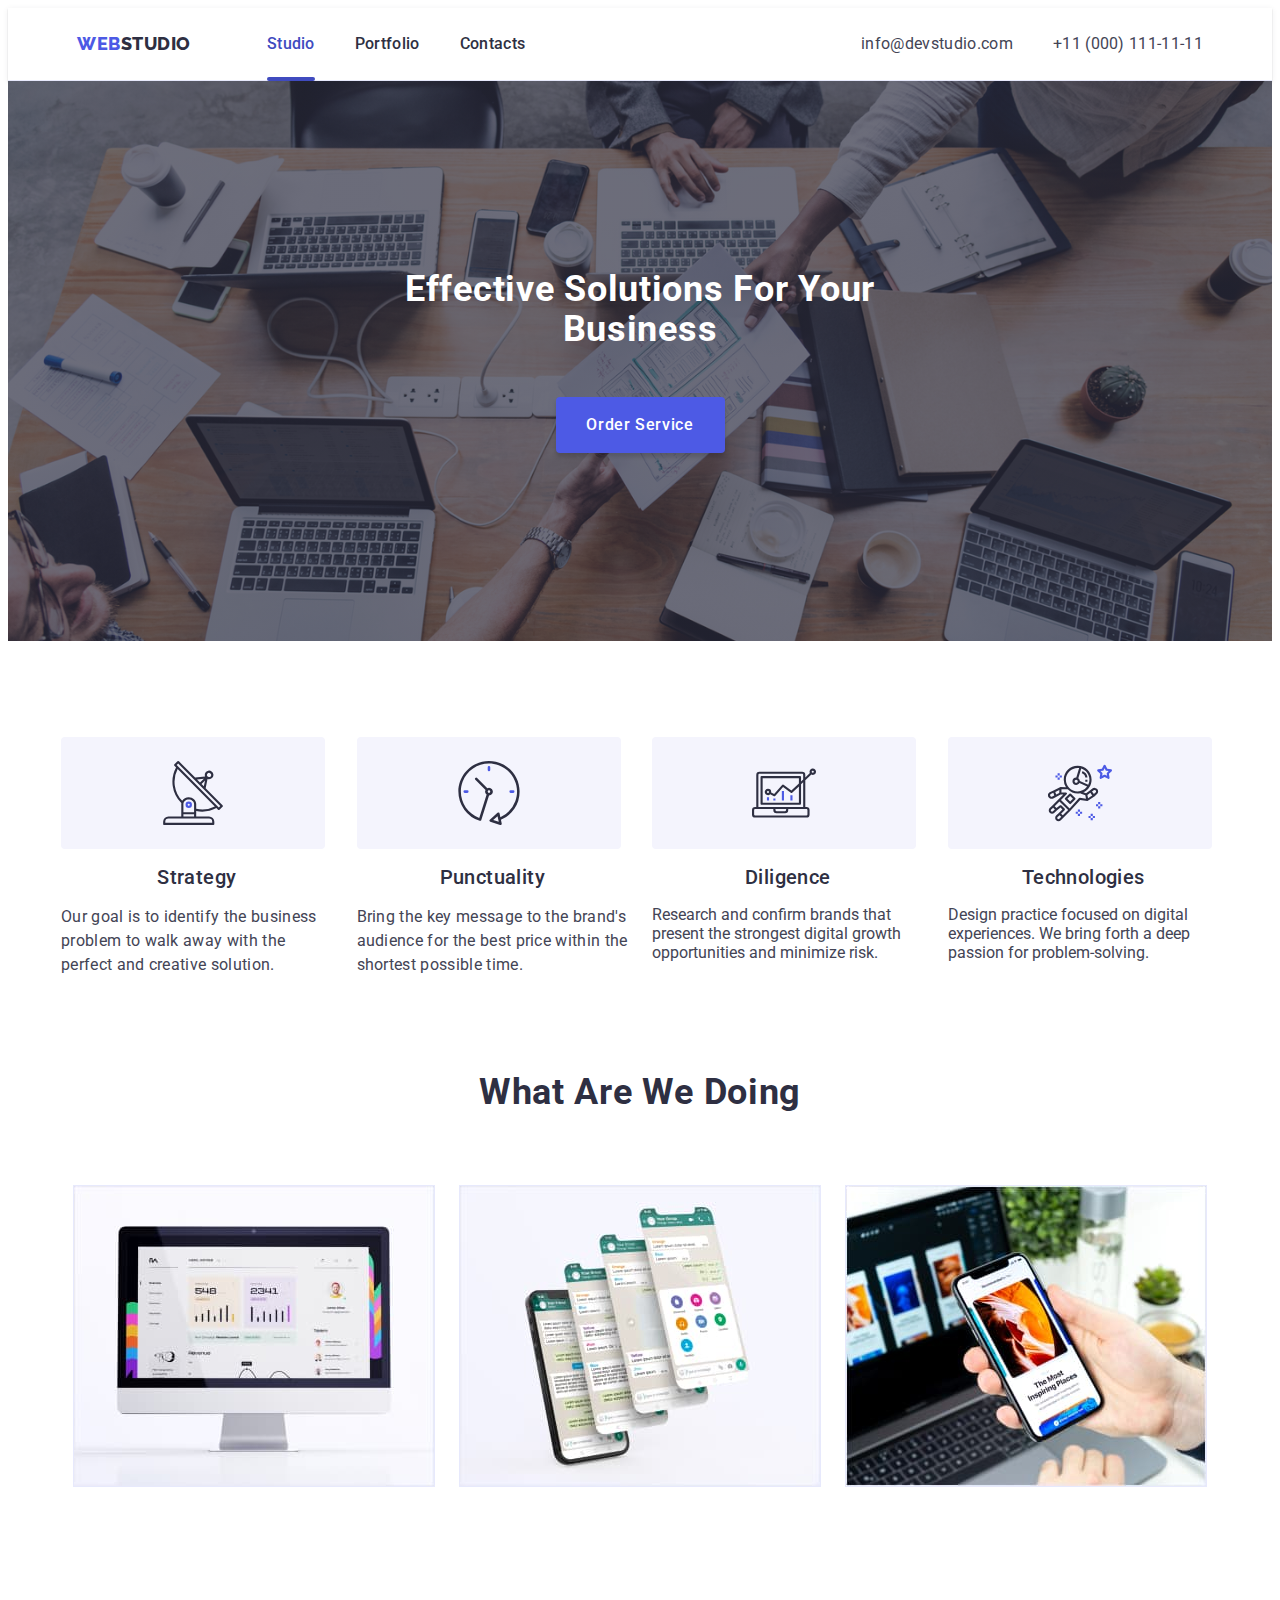
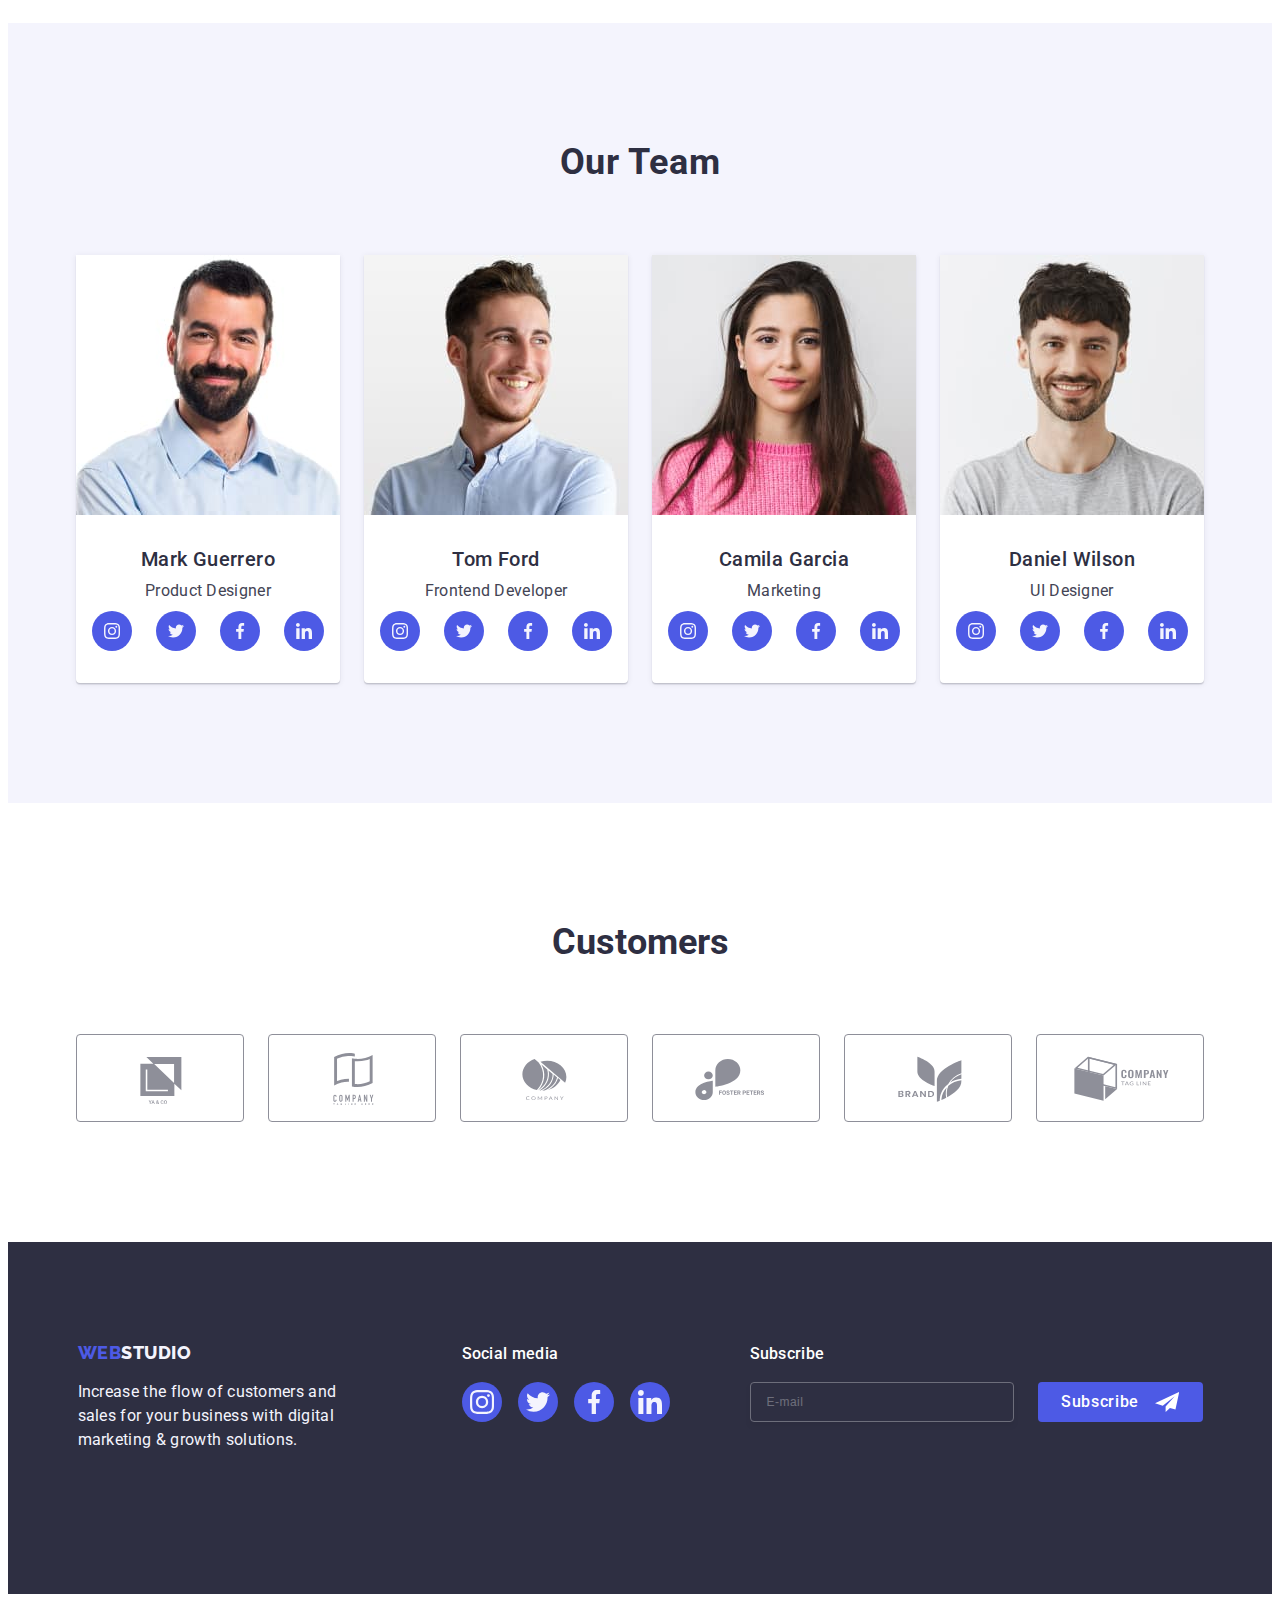
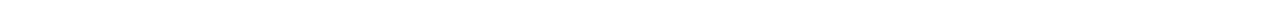
<file: index.html>
<!DOCTYPE html>
<html lang="en">
  <head>
    <meta charset="UTF-8" />
    <meta name="viewport" content="width=device-width, initial-scale=1.0" />
    <meta name="description" content="Effective Solutions for Your Business" />
    <meta
      name="keywords"
      content="webdesign, digital, content, frontend, marketing"
    />

    <link rel="preconnect" href="https://fonts.googleapis.com" />
    <link rel="preconnect" href="https://fonts.gstatic.com" crossorigin />
    <link
      href="https://fonts.googleapis.com/css2?family=Raleway:wght@100;700&family=Roboto:wght@400;500;700;900&display=swap"
      rel="stylesheet"
    />
    <title>WebStudio</title>
    <link
      rel="stylesheet"
      href="https://cdnjs.cloudflare.com/ajax/libs/modern-normalize/2.0.0/modern-normalize.min.css"
      integrity="sha512-4xo8blKMVCiXpTaLzQSLSw3KFOVPWhm/TRtuPVc4WG6kUgjH6J03IBuG7JZPkcWMxJ5huwaBpOpnwYElP/m6wg=="
      crossorigin="anonymous"
      referrerpolicy="no-referrer"
    />
    <link rel="stylesheet" href="./css/styles.css" />
  </head>
  
  <body>
    <!-- Header -->
    <header class="header-section">
      <div class="header-container container">
        <nav class="navbar">
          <!-- Logo -->
          <a class="logo-web link" href="./index.html"
            >Web<span class="logo-studio">Studio</span></a
          >
          <!-- Navigation -->
          <ul class="nav-desktop list">
            <li>
              <a class="nav-link nav-link-active link" href="./index.html"
                >Studio</a
              >
            </li>
            <li>
              <a class="nav-link link" href="./portfolio.html">Portfolio</a>
            </li>
            <li>
              <a class="nav-link link" href="">Contacts</a>
            </li>
          </ul>
        </nav>
        <!-- Address -->
        <address class="address">
          <ul class="address-contact list">
            <li>
              <a class="contact link" href="mailto:info@devstudio.com"
                >info@devstudio.com</a
              >
            </li>
            <li>
              <a class="contact link" href="tel:+110001111111"
                >+11 (000) 111-11-11</a
              >
            </li>
          </ul>
        </address>
        <!-- Hamburger Menu-->
        <button
          class="hamburger-menu js-open-menu"
          type="button"
          aria-expanded="false"
          aria-controls="mobile-menu"
        >
          <svg width="32" height="22">
            <g fill="none" stroke="#2E2F42" stroke-width="3">
              <path
                d="M1.34766 20.0431H30.8861M1.34766 10.7354H30.8861M1.34766 1.42773H30.8861"
                stroke="#2E2F42"
                stroke-width="3"
                stroke-linecap="round"
                stroke-linejoin="round"
              />
            </g>
          </svg>
        </button>
      </div>
      <!-- Mobile Button -->
      <div class="menu-container js-menu-container" id="mobile-menu">
        <button type="button" class="close-button js-close-menu">
          <svg width="8" height="8" class="md-sv">
            <use href="./images/close-back.svg#icon-close-black-18dp-2-1"></use>
          </svg>
        </button>
        <!-- Navigation -->
        <nav class="mobile-navbar">
          <ul class="mobile-menu list">
            <li>
              <a
                class="mobile-nav-link mobile-nav-link-active link"
                href="./index.html"
                >Studio</a
              >
            </li>
            <li>
              <a class="mobile-nav-link link" href="./portfolio.html"
                >Portfolio</a
              >
            </li>
            <li>
              <a class="mobile-nav-link link" href="">Contacts</a>
            </li>
          </ul>
        </nav>
        <div class="address-container">
          <!-- Address -->
          <address class="mobile-address">
            <ul class="mobile-address-contact list">
              <li>
                <a class="phone-number link" href="tel:+110001111111"
                  >+11 (000) 111-11-11</a
                >
              </li>
              <li>
                <a class="email-address link" href="mailto:info@devstudio.com"
                  >info@devstudio.com</a
                >
              </li>
            </ul>
          </address>

          <!-- Mobile Social Media Links-->
          <ul class="list mobile-menu-social-media">
            <li class="mobile-social-media">
              <a href="" class="mobile-social-media-link">
                <svg width="24" height="24" class="mobile-social-media-icon">
                  <use href="./images/icons.svg#icon-instagram-2" />
                </svg>
              </a>
            </li>
            <li class="mobile-social-media">
              <a href="" class="mobile-social-media-link">
                <svg width="24" height="24" class="mobile-social-media-icon">
                  <use href="./images/icons.svg#icon-twitter-1" />
                </svg>
              </a>
            </li>
            <li class="mobile-social-media">
              <a href="" class="mobile-social-media-link">
                <svg width="24" height="24" class="mobile-social-media-icon">
                  <use href="./images/icons.svg#icon-facebook-1" />
                </svg>
              </a>
            </li>
            <li class="mobile-social-media">
              <a href="" class="mobile-social-media-link">
                <svg width="24" height="24" class="mobile-social-media-icon">
                  <use href="./images/icons.svg#icon-linkedin-1" />
                </svg>
              </a>
            </li>
          </ul>
        </div>
      </div>
    </header>

    <!-- Main Section -->
    <main>
      <!-- Hero Image -->
      <section class="order-service">
        <div class="container">
          <!-- Title -->
          <h1 class="order-service-title">
            Effective Solutions for Your Business
          </h1>

          <!-- Button -->
          <button
            data-modal-open
            type="button"
            class="order-service-button pointer"
          >
            Order Service
          </button>
        </div>
      </section>

      <!-- Section 1 from Main -->
      <section class="section-one">
        <div class="container">
          <h2 class="visually-hidden">NU ESTE UN TITLU!</h2>
          <ul class="features list">
            <li class="features-elements list">
              <div class="svg-container">
                <svg width="64" height="64">
                  <use href="./images/icons.svg#icon-antenna-1" />
                </svg>
              </div>
              <h3 class="features-title">Strategy</h3>
              <p class="features-paragraf">
                Our goal is to identify the business problem to walk away with
                the perfect and creative solution.
              </p>
            </li>
            <li class="features-elements list">
              <div class="svg-container">
                <svg width="64" height="64">
                  <use href="./images/icons.svg#icon-clock-1" />
                </svg>
              </div>
              <h3 class="features-title">Punctuality</h3>
              <p class="features-paragraf">
                Bring the key message to the brand's audience for the best price
                within the shortest possible time.
              </p>
            </li>
            <li class="features-elements list">
              <div class="svg-container">
                <svg width="64" height="64">
                  <use href="./images/icons.svg#icon-diagram-1" />
                </svg>
              </div>
              <h3 class="features-title">Diligence</h3>
              <p class="features-elements-paragraf">
                Research and confirm brands that present the strongest digital
                growth opportunities and minimize risk.
              </p>
            </li>
            <li class="features-elements list">
              <div class="svg-container">
                <svg width="64" height="64">
                  <use href="./images/icons.svg#icon-astronaut-1" />
                </svg>
              </div>
              <h3 class="features-title">Technologies</h3>
              <p class="features-elements-paragraf">
                Design practice focused on digital experiences. We bring forth a
                deep passion for problem-solving.
              </p>
            </li>
          </ul>
        </div>
      </section>

      <!-- Section 2 from Main -->
      <section class="section-two">
        <div class="container">
          <h2 class="what-we-do-title">What are we doing</h2>
          <ul class="what-we-do list">
            <li class="what-we-do-img list">
              <img
                class="images"
                src="./images/rectangle1.jpg"
                alt="rectangle1"
                width="360"
              />
            </li>
            <li class="what-we-do-img list">
              <img
                class="images"
                src="./images/rectangle2.jpg"
                alt="rectangle2"
                width="360"
              />
            </li>
            <li class="what-we-do-img list">
              <img
                class="images"
                src="./images/rectangle3.jpg"
                alt="rectangle3"
                width="360"
              />
            </li>
          </ul>
        </div>
      </section>

      <!-- Section 3 from Main -->
      <section class="section-three">
        <!-- Our Team -->
        <div class="container">
          <h2 class="our-team-title">Our Team</h2>
          <ul class="our-team list">
            <!-- Team Card 1 -->
            <li class="team-card">
              <img
                class="images"
                src="./images/img1.jpg"
                alt="Mark Guerrero"
                width="264"
                height="260"
              />
              <!-- Card Content - Card 1 -->
              <div class="card-content">
                <h3 class="content-title">Mark Guerrero</h3>
                <p class="content-paragraf">Product Designer</p>
                <ul class="social-media list">
                  <li class="social-media-icons">
                    <a href="" class="social-media-link">
                      <svg
                        width="16"
                        height="16"
                        class="social-media-icon-fill"
                      >
                        <use href="./images/icons.svg#icon-instagram-2" />
                      </svg>
                    </a>
                  </li>
                  <li class="social-media-icons">
                    <a href="" class="social-media-link">
                      <svg
                        width="16"
                        height="16"
                        class="social-media-icon-fill"
                      >
                        <use href="./images/icons.svg#icon-twitter-1" />
                      </svg>
                    </a>
                  </li>
                  <li class="social-media-icons">
                    <a href="" class="social-media-link">
                      <svg
                        width="16"
                        height="16"
                        class="social-media-icon-fill"
                      >
                        <use href="./images/icons.svg#icon-facebook-1" />
                      </svg>
                    </a>
                  </li>
                  <li class="social-media-icons">
                    <a href="" class="social-media-link">
                      <svg
                        width="16"
                        height="16"
                        class="social-media-icon-fill"
                      >
                        <use href="./images/icons.svg#icon-linkedin-1" />
                      </svg>
                    </a>
                  </li>
                </ul>
              </div>
            </li>
            <!-- Team Card 2 -->
            <li class="team-card">
              <img
                class="images"
                src="./images/img2.jpg"
                alt="Tom Ford"
                width="264"
                height="260"
              />
              <!-- Card Content - Card 2 -->
              <div class="card-content">
                <h3 class="content-title">Tom Ford</h3>
                <p class="content-paragraf">Frontend Developer</p>
                <ul class="social-media list">
                  <li class="social-media-icons">
                    <a href="" class="social-media-link">
                      <svg
                        width="16"
                        height="16"
                        class="social-media-icon-fill"
                      >
                        <use href="./images/icons.svg#icon-instagram-2" />
                      </svg>
                    </a>
                  </li>
                  <li class="social-media-icons">
                    <a href="" class="social-media-link">
                      <svg
                        width="16"
                        height="16"
                        class="social-media-icon-fill"
                      >
                        <use href="./images/icons.svg#icon-twitter-1" />
                      </svg>
                    </a>
                  </li>
                  <li class="social-media-icons">
                    <a href="" class="social-media-link">
                      <svg
                        width="16"
                        height="16"
                        class="social-media-icon-fill"
                      >
                        <use href="./images/icons.svg#icon-facebook-1" />
                      </svg>
                    </a>
                  </li>
                  <li class="social-media-icons">
                    <a href="" class="social-media-link">
                      <svg
                        width="16"
                        height="16"
                        class="social-media-icon-fill"
                      >
                        <use href="./images/icons.svg#icon-linkedin-1" />
                      </svg>
                    </a>
                  </li>
                </ul>
              </div>
            </li>
            <!-- Team Card 3 -->
            <li class="team-card">
              <img
                class="images"
                src="./images/img3.jpg"
                alt="Camila Garcia"
                width="264"
                height="260"
              />
              <!-- Card Content - Card 3 -->
              <div class="card-content">
                <h3 class="content-title">Camila Garcia</h3>
                <p class="content-paragraf">Marketing</p>
                <ul class="social-media list">
                  <li class="social-media-icons">
                    <a href="" class="social-media-link">
                      <svg
                        width="16"
                        height="16"
                        class="social-media-icon-fill"
                      >
                        <use href="./images/icons.svg#icon-instagram-2" />
                      </svg>
                    </a>
                  </li>
                  <li class="social-media-icons">
                    <a href="" class="social-media-link">
                      <svg
                        width="16"
                        height="16"
                        class="social-media-icon-fill"
                      >
                        <use href="./images/icons.svg#icon-twitter-1" />
                      </svg>
                    </a>
                  </li>
                  <li class="social-media-icons">
                    <a href="" class="social-media-link">
                      <svg
                        width="16"
                        height="16"
                        class="social-media-icon-fill"
                      >
                        <use href="./images/icons.svg#icon-facebook-1" />
                      </svg>
                    </a>
                  </li>
                  <li class="social-media-icons">
                    <a href="" class="social-media-link">
                      <svg
                        width="16"
                        height="16"
                        class="social-media-icon-fill"
                      >
                        <use href="./images/icons.svg#icon-linkedin-1" />
                      </svg>
                    </a>
                  </li>
                </ul>
              </div>
            </li>
            <!-- Team Card 4 -->
            <li class="team-card">
              <img
                class="images"
                src="./images/img4.jpg"
                alt="Daniel Wilson"
                width="264"
                height="260"
              />
              <!-- Card Content - Card 4 -->
              <div class="card-content">
                <h3 class="content-title">Daniel Wilson</h3>
                <p class="content-paragraf">UI Designer</p>
                <ul class="social-media list">
                  <li class="social-media-icons">
                    <a href="" class="social-media-link">
                      <svg
                        width="16"
                        height="16"
                        class="social-media-icon-fill"
                      >
                        <use href="./images/icons.svg#icon-instagram-2" />
                      </svg>
                    </a>
                  </li>
                  <li class="social-media-icons">
                    <a href="" class="social-media-link">
                      <svg
                        width="16"
                        height="16"
                        class="social-media-icon-fill"
                      >
                        <use href="./images/icons.svg#icon-twitter-1" />
                      </svg>
                    </a>
                  </li>
                  <li class="social-media-icons">
                    <a href="" class="social-media-link">
                      <svg
                        width="16"
                        height="16"
                        class="social-media-icon-fill"
                      >
                        <use href="./images/icons.svg#icon-facebook-1" />
                      </svg>
                    </a>
                  </li>
                  <li class="social-media-icons">
                    <a href="" class="social-media-link">
                      <svg
                        width="16"
                        height="16"
                        class="social-media-icon-fill"
                      >
                        <use href="./images/icons.svg#icon-linkedin-1" />
                      </svg>
                    </a>
                  </li>
                </ul>
              </div>
            </li>
          </ul>
        </div>
      </section>

      <!-- Section 4 from Main -->
      <section class="section-four">
        <!-- Customers -->
        <div class="container">
          <h2 class="customers-title">Customers</h2>
          <ul class="customers list">
            <!-- Customers Logo 1-->
            <li class="customers-logo">
              <a href="" class="customers-link">
                <svg width="104" height="56" class="customers-icons">
                  <use href="./images/icons.svg#icon-customers1" />
                </svg>
              </a>
            </li>
            <!-- Customers Logo 2-->
            <li class="customers-logo">
              <a href="" class="customers-link">
                <svg width="104" height="56" class="customers-icons">
                  <use href="./images/icons.svg#icon-customers2" />
                </svg>
              </a>
            </li>
            <!-- Customers Logo 3-->
            <li class="customers-logo">
              <a href="" class="customers-link">
                <svg width="104" height="56" class="customers-icons">
                  <use href="./images/icons.svg#icon-customers3" />
                </svg>
              </a>
            </li>
            <!-- Customers Logo 4-->
            <li class="customers-logo">
              <a href="" class="customers-link">
                <svg width="104" height="56" class="customers-icons">
                  <use href="./images/icons.svg#icon-customers4" />
                </svg>
              </a>
            </li>
            <!-- Customers Logo 5-->
            <li class="customers-logo">
              <a href="" class="customers-link">
                <svg width="104" height="56" class="customers-icons">
                  <use href="./images/icons.svg#icon-customers5" />
                </svg>
              </a>
            </li>
            <!-- Customers Logo 6-->
            <li class="customers-logo">
              <a href="" class="customers-link">
                <svg width="104" height="56" class="customers-icons">
                  <use href="./images/icons.svg#icon-customers6" />
                </svg>
              </a>
            </li>
          </ul>
        </div>
      </section>
    </main>

    <!-- Footer -->
    <footer class="footer">
      <!-- Webstudio Footer -->
      <div class="container component">
        <div class="component-container">
          <div class="footer-text">
            <a class="logo-web-footer logo-web link" href="./index.html"
              >Web<span class="logo-studio-footer">Studio</span>
            </a>
            <p class="footer-paragraf">
              Increase the flow of customers and sales for your business with
              digital marketing & growth solutions.
            </p>
          </div>
          <!-- Social Media Footer -->
          <div class="footer-social-media">
            <p class="footer-social-media-title">Social media</p>
            <ul class="list footer-social-media-container">
              <li class="footer-social-media-list">
                <a href="" class="footer-social-media-link">
                  <svg width="24" height="24" class="footer-social-media-icon">
                    <use href="./images/icons.svg#icon-instagram-2" />
                  </svg>
                </a>
              </li>
              <li class="footer-social-media-list">
                <a href="" class="footer-social-media-link">
                  <svg width="24" height="24" class="footer-social-media-icon">
                    <use href="./images/icons.svg#icon-twitter-1" />
                  </svg>
                </a>
              </li>
              <li class="footer-social-media-list">
                <a href="" class="footer-social-media-link">
                  <svg width="24" height="24" class="footer-social-media-icon">
                    <use href="./images/icons.svg#icon-facebook-1" />
                  </svg>
                </a>
              </li>
              <li class="footer-social-media-list">
                <a href="" class="footer-social-media-link">
                  <svg width="24" height="24" class="footer-social-media-icon">
                    <use href="./images/icons.svg#icon-linkedin-1" />
                  </svg>
                </a>
              </li>
            </ul>
          </div>
        </div>
        <!-- Subscribe Footer -->
        <div class="footer-form-container">
          <p class="footer-form-paragraf">Subscribe</p>
          <form
            class="footer-form"
            name="signup_form"
            autocomplete="on"
            novalidate=""
          >
            <label for="input" class="footer-form-label">
              <input
                id="input"
                name="email"
                type="email"
                placeholder="E-mail"
                class="footer-form-input"
              />
            </label>
            <button type="submit" class="footer-form-button">
              Subscribe
              <svg width="24" height="24" class="footer-form-button-icon">
                <use href="./images/icons.svg#icon-icon-send" />
              </svg>
            </button>
          </form>
        </div>
      </div>
    </footer>

    <!-- Modal Button -->
    <div data-modal class="modal-js is-hidden">
      <div class="modal-wind">
        <button data-modal-close type="button" class="modal-btn">
          <svg width="8" height="8" class="md-sv">
            <use href="./images/close-back.svg#icon-close-black-18dp-2-1"></use>
          </svg>
        </button>
        <p class="modal-paragraf">
          Leave your contacts and we will call you back
        </p>
        <form>
          <div class="modal-container-first">
            <label for="user-name" class="modal-form-label">Name</label>
            <div class="modal-container-second">
              <input
                id="user-name"
                name="user-name"
                type="text"
                class="modal-form-input"
              />
              <svg width="18" height="24" class="modal-icon">
                <use href="./images/icons.svg#icon-VectorName" />
              </svg>
            </div>
          </div>
          <div class="modal-container-first">
            <label for="user-name" class="modal-form-label">Phone</label>
            <div class="modal-container-second">
              <input
                id="user-phone"
                name="user-name"
                type="text"
                class="modal-form-input"
              />
              <svg width="18" height="24" class="modal-icon">
                <use href="./images/icons.svg#icon-VectorPhone" />
              </svg>
            </div>
          </div>
          <div class="modal-container-first">
            <label for="user-name" class="modal-form-label">Email</label>
            <div class="modal-container-second">
              <input
                id="user-mail"
                name="user-name"
                type="text"
                class="modal-form-input"
              />
              <svg width="18" height="24" class="modal-icon">
                <use href="./images/icons.svg#icon-VectorEmail" />
              </svg>
            </div>
          </div>
          <div class="modal-container-third">
            <label for="user-comment" class="modal-form-label">Comment</label>
            <textarea
              id="user-comment"
              name="user-comment"
              placeholder="Text input"
              class="modal-textarea"
            ></textarea>
          </div>
          <div class="modal-container-fourth">
            <input
              id="user-privacy"
              type="checkbox"
              value="true"
              name="user-privacy"
              class="modal-fifth-input visually-hidden"
            />
            <label for="user-privacy" class="modal-form-fifth-label"
              ><span class="modal-form-fifth-label-span">
                <svg width="10" height="8" class="modal-fifth-icon">
                  <use href="./images/icons.svg#checkmark"></use></svg></span
              >I accept the terms and conditions of the
              <a href="" class="privacy-policy">Privacy Policy</a>
            </label>
          </div>
          <button type="submit" class="modal-button">Send</button>
        </form>
      </div>
    </div>

    <script src="./js/modal.js"></script>
    <script src="./js/mobile-menu.js"></script>
  </body>
</html>
</file>
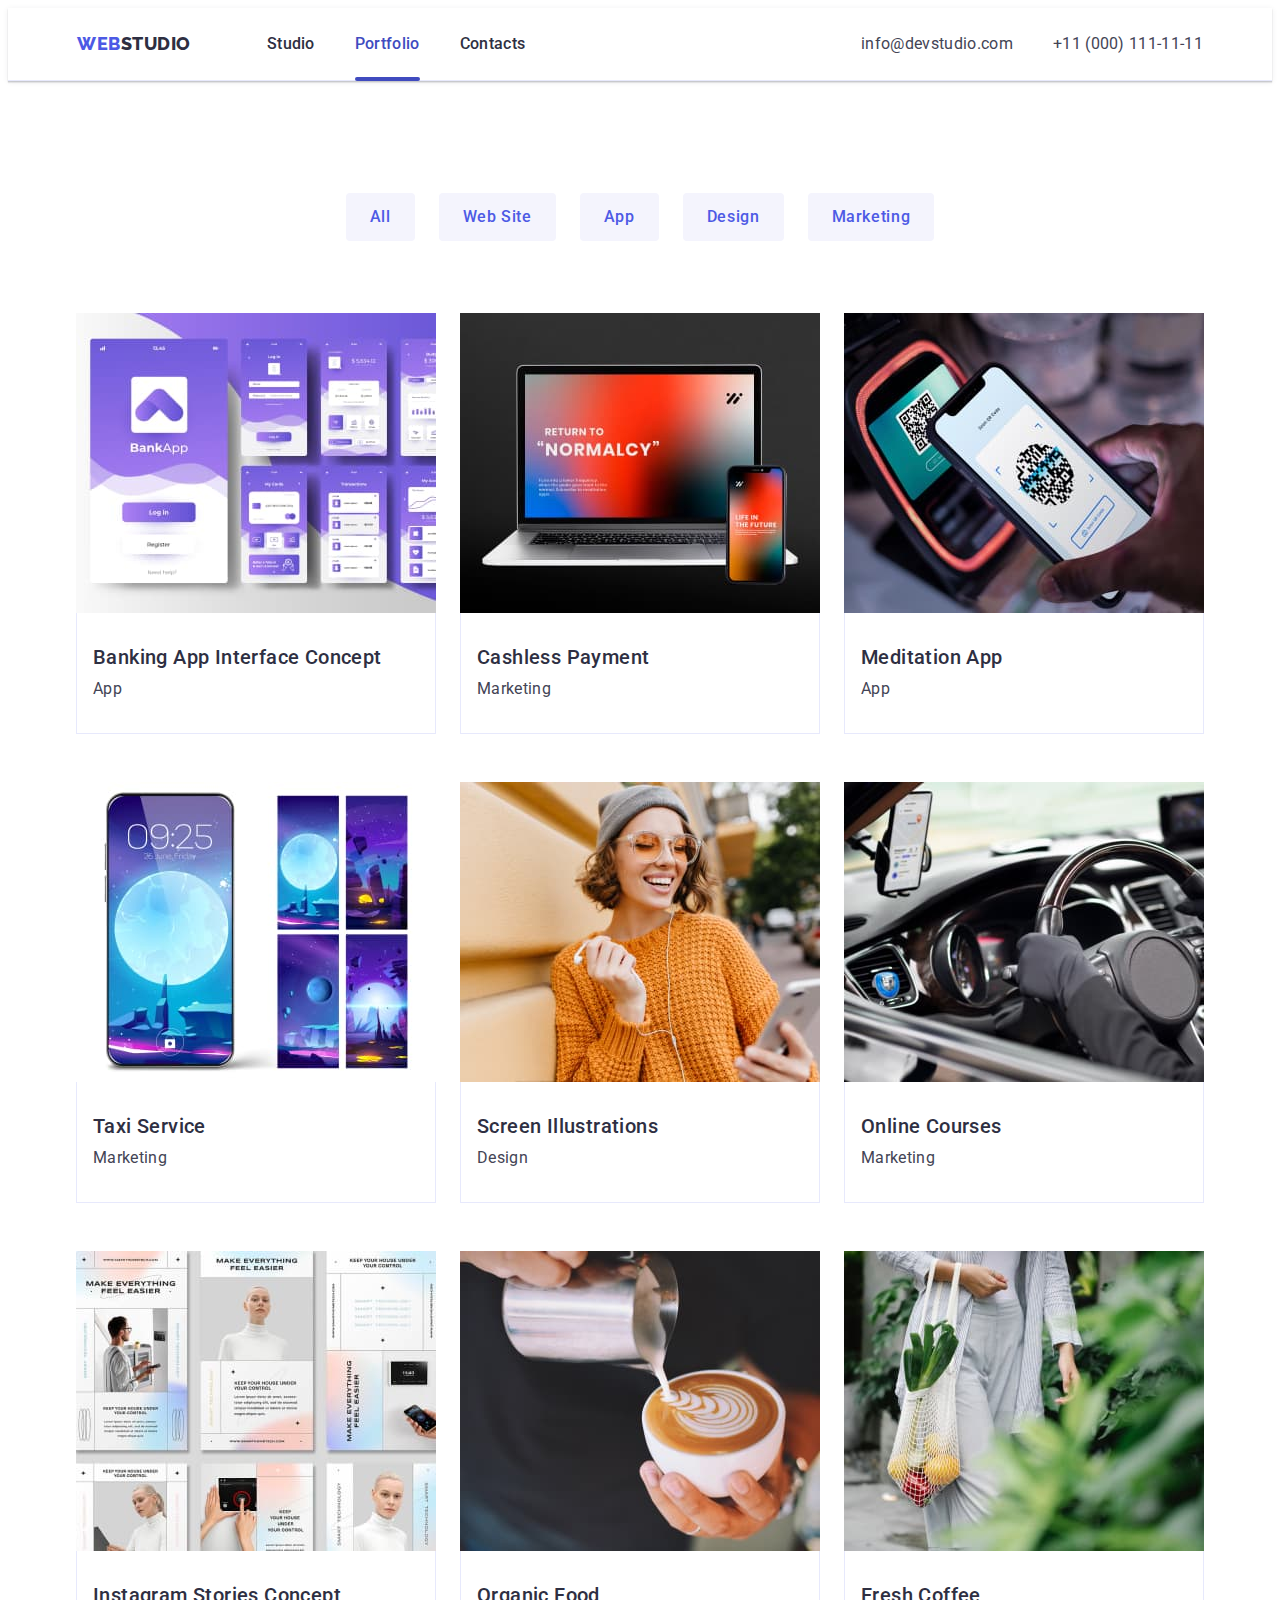
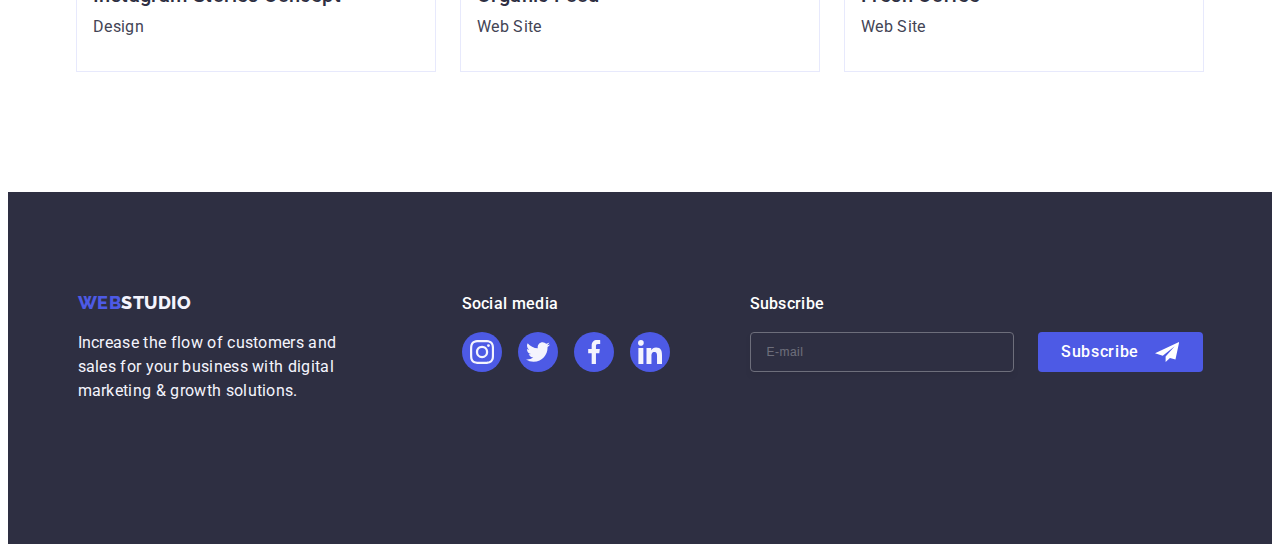
<file: portfolio.html>
<!DOCTYPE html>
<html lang="en">
  <head>
    <meta charset="UTF-8" />
    <meta name="viewport" content="width=device-width, initial-scale=1.0" />

    <link rel="preconnect" href="https://fonts.googleapis.com" />
    <link rel="preconnect" href="https://fonts.gstatic.com" crossorigin />
    <link
      href="https://fonts.googleapis.com/css2?family=Raleway:wght@100;700&family=Roboto:wght@400;500;700;900&display=swap"
      rel="stylesheet"
    />
    <title>Portfolio</title>
    <link
      rel="stylesheet"
      href="https://cdnjs.cloudflare.com/ajax/libs/modern-normalize/2.0.0/modern-normalize.min.css"
      integrity="sha512-4xo8blKMVCiXpTaLzQSLSw3KFOVPWhm/TRtuPVc4WG6kUgjH6J03IBuG7JZPkcWMxJ5huwaBpOpnwYElP/m6wg=="
      crossorigin="anonymous"
      referrerpolicy="no-referrer"
    />
    <link rel="stylesheet" href="./css/styles.css" />
  </head>
  
  <body>
    <!-- Header -->
    <header class="header-section">
      <div class="header-container container">
        <nav class="navbar">
          <!-- Logo -->
          <a class="logo-web link" href="./index.html"
            >Web<span class="logo-studio">Studio</span></a
          >
          <!-- Navigation -->
          <ul class="nav-desktop list">
            <li>
              <a class="nav-link link" href="./index.html"
                >Studio</a
              >
            </li>
            <li>
              <a class="nav-link nav-link-active link" href="./portfolio.html">Portfolio</a>
            </li>
            <li>
              <a class="nav-link link" href="">Contacts</a>
            </li>
          </ul>
        </nav>
        <!-- Address -->
        <address class="address">
          <ul class="address-contact list">
            <li>
              <a class="contact link" href="mailto:info@devstudio.com"
                >info@devstudio.com</a
              >
            </li>
            <li>
              <a class="contact link" href="tel:+110001111111"
                >+11 (000) 111-11-11</a
              >
            </li>
          </ul>
        </address>
        <!-- Hamburger Menu-->
        <button
          class="hamburger-menu js-open-menu"
          type="button"
          aria-expanded="false"
          aria-controls="mobile-menu"
        >
          <svg width="32" height="22">
            <g fill="none" stroke="#2E2F42" stroke-width="3">
              <path
                d="M1.34766 20.0431H30.8861M1.34766 10.7354H30.8861M1.34766 1.42773H30.8861"
                stroke="#2E2F42"
                stroke-width="3"
                stroke-linecap="round"
                stroke-linejoin="round"
              />
            </g>
          </svg>
        </button>
      </div>
      <!-- Mobile Button -->
      <div class="menu-container js-menu-container" id="mobile-menu">
        <button type="button" class="close-button js-close-menu">
          <svg width="8" height="8" class="md-sv">
            <use href="./images/close-back.svg#icon-close-black-18dp-2-1"></use>
          </svg>
        </button>
        <!-- Navigation -->
        <nav class="mobile-navbar">
          <ul class="mobile-menu list">
            <li>
              <a
                class="mobile-nav-link link"
                href="./index.html"
                >Studio</a
              >
            </li>
            <li>
              <a class="mobile-nav-link mobile-nav-link-active link" href="./portfolio.html"
                >Portfolio</a
              >
            </li>
            <li>
              <a class="mobile-nav-link link" href="">Contacts</a>
            </li>
          </ul>
        </nav>
        <div class="address-container">
          <!-- Address -->
          <address class="mobile-address">
            <ul class="mobile-address-contact list">
              <li>
                <a class="phone-number link" href="tel:+110001111111"
                  >+11 (000) 111-11-11</a
                >
              </li>
              <li>
                <a class="email-address link" href="mailto:info@devstudio.com"
                  >info@devstudio.com</a
                >
              </li>
            </ul>
          </address>

          <!-- Mobile Social Media Links-->
          <ul class="list mobile-menu-social-media">
            <li class="mobile-social-media">
              <a href="" class="mobile-social-media-link">
                <svg width="24" height="24" class="mobile-social-media-icon">
                  <use href="./images/icons.svg#icon-instagram-2" />
                </svg>
              </a>
            </li>
            <li class="mobile-social-media">
              <a href="" class="mobile-social-media-link">
                <svg width="24" height="24" class="mobile-social-media-icon">
                  <use href="./images/icons.svg#icon-twitter-1" />
                </svg>
              </a>
            </li>
            <li class="mobile-social-media">
              <a href="" class="mobile-social-media-link">
                <svg width="24" height="24" class="mobile-social-media-icon">
                  <use href="./images/icons.svg#icon-facebook-1" />
                </svg>
              </a>
            </li>
            <li class="mobile-social-media">
              <a href="" class="mobile-social-media-link">
                <svg width="24" height="24" class="mobile-social-media-icon">
                  <use href="./images/icons.svg#icon-linkedin-1" />
                </svg>
              </a>
            </li>
          </ul>
        </div>
      </div>
    </header>

    <!-- Main Section -->
    <main>
      <!-- Filters -->
      <section class="portfolio">
        <div class="container">
          <h1 class="visually-hidden">hidden</h1>
          <!-- Buttons menu -->
          <ul class="filters list">
            <li>
              <button type="button" class="button-filters pointer">All</button>
            </li>
            <li>
              <button type="button" class="button-filters pointer">
                Web Site
              </button>
            </li>
            <li>
              <button type="button" class="button-filters pointer">App</button>
            </li>
            <li>
              <button type="button" class="button-filters pointer">
                Design
              </button>
            </li>
            <li>
              <button type="button" class="button-filters pointer">
                Marketing
              </button>
            </li>
          </ul>
          <!-- Project Cards -->
          <ul class="project-cards list">

            <!-- Row 1 Section -->

            <li class="project-cards-row">
              <a href="" class="row link">
                <div class="row-container">
                  <img
                    class="images mobile-images"
                    width="360"
                    src="./images/img01.jpg"
                    alt="Banking Interface"
                  />
                  <p class="row-paragraf">
                    14 Stylish and User-Friendly App Design Concepts · Task
                    Manager App · Calorie Tracker App · Exotic Fruit Ecommerce
                    App · Cloud Storage App
                  </p>
                </div>
                <div class="project-card-content">
                  <h2 class="card-content-header">Banking App Interface Concept</h2>
                  <p class="card-content-paragraf">App</p>
                </div>
              </a>
            </li>
            <li class="project-cards-row">
              <a href="" class="row link">
                <div class="row-container">
                  <img
                    class="images mobile-images"
                    width="360"
                    src="./images/img02.jpg"
                    alt="Cashless Payment"
                  />
                  <p class="row-paragraf">
                    14 Stylish and User-Friendly App Design Concepts · Task
                    Manager App · Calorie Tracker App · Exotic Fruit Ecommerce
                    App · Cloud Storage App
                  </p>
                </div>
                <div class="project-card-content">
                  <h2 class="card-content-header">Cashless Payment</h2>
                  <p class="card-content-paragraf">Marketing</p>
                </div>
              </a>
            </li>
            <li class="project-cards-row">
              <a href="" class="row link">
                <div class="row-container">
                  <img
                    class="images mobile-images"
                    width="360"
                    src="./images/img03.jpg"
                    alt="Meditation App"
                  />
                  <p class="row-paragraf">
                    14 Stylish and User-Friendly App Design Concepts · Task
                    Manager App · Calorie Tracker App · Exotic Fruit Ecommerce
                    App · Cloud Storage App
                  </p>
                </div>
                <div class="project-card-content">
                  <h2 class="card-content-header">Meditation App</h2>
                  <p class="card-content-paragraf">App</p>
                </div>
              </a>
            </li>

            <!-- Row 2 Section -->

            <li class="project-cards-row">
              <a href="" class="row link">
                <div class="row-container">
                  <img
                    class="images mobile-images"
                    width="360"
                    src="./images/row2_img1.jpg"
                    alt="Taxi Service"
                  />
                  <p class="row-paragraf">
                    14 Stylish and User-Friendly App Design Concepts · Task
                    Manager App · Calorie Tracker App · Exotic Fruit Ecommerce
                    App · Cloud Storage App
                  </p>
                </div>
                <div class="project-card-content">
                  <h2 class="card-content-header">Taxi Service</h2>
                  <p class="card-content-paragraf">Marketing</p>
                </div>
              </a>
            </li>
            <li class="project-cards-row">
              <a href="" class="row link">
                <div class="row-container">
                  <img
                    class="images mobile-images"
                    width="360"
                    src="./images/row2_img2.jpg"
                    alt="Screen Illustrations"
                  />
                  <p class="row-paragraf">
                    14 Stylish and User-Friendly App Design Concepts · Task
                    Manager App · Calorie Tracker App · Exotic Fruit Ecommerce
                    App · Cloud Storage App
                  </p>
                </div>
                <div class="project-card-content">
                  <h2 class="card-content-header">Screen Illustrations</h2>
                  <p class="card-content-paragraf">Design</p>
                </div>
              </a>
            </li>
            <li class="project-cards-row">
              <a href="" class="row link">
                <div class="row-container">
                  <img
                    class="images mobile-images"
                    width="360"
                    src="./images/row2_img3.jpg"
                    alt="Design"
                  />
                  <p class="row-paragraf">
                    14 Stylish and User-Friendly App Design Concepts · Task
                    Manager App · Calorie Tracker App · Exotic Fruit Ecommerce
                    App · Cloud Storage App
                  </p>
                </div>
                <div class="project-card-content">
                  <h2 class="card-content-header">Online Courses</h2>
                  <p class="card-content-paragraf">Marketing</p>
                </div>
              </a>
            </li>

            <!-- Row 3 Section -->

            <li class="project-cards-row">
              <a href="" class="row link">
                <div class="row-container">
                  <img
                    class="images mobile-images"
                    width="360"
                    src="./images/row3_img1.jpg"
                    alt="Instagram Stories Concept"
                  />
                  <p class="row-paragraf">
                    14 Stylish and User-Friendly App Design Concepts · Task
                    Manager App · Calorie Tracker App · Exotic Fruit Ecommerce
                    App · Cloud Storage App
                  </p>
                </div>
                <div class="project-card-content">
                  <h2 class="card-content-header">Instagram Stories Concept</h2>
                  <p class="card-content-paragraf">Design</p>
                </div>
              </a>
            </li>
            <li class="project-cards-row">
              <a href="" class="row link">
                <div class="row-container">
                  <img
                    class="images mobile-images"
                    width="360"
                    src="./images/row3_img2.jpg"
                    alt="Organic Food"
                  />
                  <p class="row-paragraf">
                    14 Stylish and User-Friendly App Design Concepts · Task
                    Manager App · Calorie Tracker App · Exotic Fruit Ecommerce
                    App · Cloud Storage App
                  </p>
                </div>
                <div class="project-card-content">
                  <h2 class="card-content-header">Organic Food</h2>
                  <p class="card-content-paragraf">Web Site</p>
                </div>
              </a>
            </li>
            <li class="project-cards-row">
              <a href="" class="row link">
                <div class="row-container">
                  <img
                    class="images mobile-images"
                    width="360"
                    src="./images/row3_img3.jpg"
                    alt="Fresh Coffee"
                  />
                  <p class="row-paragraf">
                    14 Stylish and User-Friendly App Design Concepts · Task
                    Manager App · Calorie Tracker App · Exotic Fruit Ecommerce
                    App · Cloud Storage App
                  </p>
                </div>
                <div class="project-card-content">
                  <h2 class="card-content-header">Fresh Coffee</h2>
                  <p class="card-content-paragraf">Web Site</p>
                </div>
              </a>
            </li>
          </ul>
        </div>
      </section>
    </main>

  <!-- Footer -->
  <footer class="footer">
    <!-- Webstudio Footer -->
    <div class="container component">
      <div class="component-container">
      <div class="footer-text">
        <a class="logo-web-footer logo-web link" href="./index.html"
          >Web<span class="logo-studio-footer">Studio</span>
        </a>
        <p class="footer-paragraf">
          Increase the flow of customers and sales for your business with
          digital marketing & growth solutions.
        </p>
      </div>
      <!-- Social Media Footer -->
      <div class="footer-social-media">
        <p class="footer-social-media-title">Social media</p>
        <ul class="list footer-social-media-container">
          <li class="footer-social-media-list">
            <a href="" class="footer-social-media-link">
              <svg width="24" height="24" class="footer-social-media-icon">
                <use href="./images/icons.svg#icon-instagram-2" />
              </svg>
            </a>
          </li>
          <li class="footer-social-media-list">
            <a href="" class="footer-social-media-link">
              <svg width="24" height="24" class="footer-social-media-icon">
                <use href="./images/icons.svg#icon-twitter-1" />
              </svg>
            </a>
          </li>
          <li class="footer-social-media-list">
            <a href="" class="footer-social-media-link">
              <svg width="24" height="24" class="footer-social-media-icon">
                <use href="./images/icons.svg#icon-facebook-1" />
              </svg>
            </a>
          </li>
          <li class="footer-social-media-list">
            <a href="" class="footer-social-media-link">
              <svg width="24" height="24" class="footer-social-media-icon">
                <use href="./images/icons.svg#icon-linkedin-1" />
              </svg>
            </a>
          </li>
        </ul>
      </div>
    </div>
      <!-- Subscribe Footer -->
      <div class="footer-form-container">
        <p class="footer-form-paragraf">Subscribe</p>
        <form
          class="footer-form"
          name="signup_form"
          autocomplete="on"
          novalidate=""
        >
          <label for="input" class="footer-form-label">
            <input
              id="input"
              name="email"
              type="email"
              placeholder="E-mail"
              class="footer-form-input"
            />
          </label>
          <button type="submit" class="footer-form-button">
            Subscribe
            <svg width="24" height="24" class="footer-form-button-icon">
              <use href="./images/icons.svg#icon-icon-send" />
            </svg>
          </button>
        </form>
      </div>
    </div>
  </footer>

  <script src="./js/mobile-menu.js"></script>
  </body>
</html>
</file>
<file: css/styles.css>
:root {
  --header-font-family: "Roboto", sans-serif;
  --logo-font-family: "Raleway", sans-serif;
  --brand-color-navy-blue: #2e2f42;
  --brand-color-iris: #4d5ae5;
  --brand-color-slate: #434455;
  --brand-color-light-slate: #8e8f99;
  --brand-color-ocean: #404bbf;
  --brand-color-cloud: #f4f4fd;
  --brand-color-cornflower: #e7e9fc;
  --brand-color-white: #ffffff;

  --padding-vertical-global: 96px;
  --padding-vertical-second-global: 48px;
  --padding-horizontal-global: 16px;
}
/* Global styles */
body {
  background-color: #ffffffff;
  font-family: var(--header-font-family);
  color: var(--brand-color-slate);
}

a {
  text-decoration: none;
}

div {
  display: block;
}

p {
  margin: 0;
}

h2 {
  margin: 0;
}
*,
*::before,
*::after {
  box-sizing: border-box;
}

/* Classes */
.list {
  list-style: none;
  padding: 0;
}

.link {
  text-decoration: none;
}

.link:hover,
.link:focus {
  color: var(--brand-color-ocean);
}

.images {
  display: block;
  max-width: 100%;
}

.header-section {
  border-bottom: 1px solid var(--brand-color-cornflower);
  box-shadow: 0px 2px 1px rgba(46, 47, 66, 0.08),
    0px 1px 1px rgba(46, 47, 66, 0.16), 0px 1px 6px rgba(46, 47, 66, 0.08);
}

.header-container {
  display: flex;
  padding: 0 16px;
  justify-content: space-between;
  align-items: center;
}

.container {
  max-width: 1158px;
  margin: 0 auto;
  /* padding: 0 15px; */
}

.navbar {
  display: flex;
  justify-content: center;
  align-items: center;
  gap: 76px;
}

.logo-web {
  display: inline-block;
  font-weight: 800;
  font-size: 18px;
  line-height: 1.17;
  letter-spacing: 0.54px;
  color: var(--brand-color-iris);
  font-family: "Raleway", sans-serif;
  text-transform: uppercase;
  text-decoration: none;
}

.logo-studio {
  color: var(--brand-color-navy-blue);
  font-size: 18px;
  line-height: 1.17;
  letter-spacing: 0.54px;
  text-transform: uppercase;
  font-weight: 800px;
  font-family: var(--logo-font-family);
}

/* Hamburger Menu */

.hamburger-menu {
  display: flex;
  margin-left: 0;
  border: none;
  background-color: var(--brand-color-white);
  fill: var(--brand-color-navy-blue);
  margin: 24px 0;
  cursor: pointer;
}

.hamburger-menu:hover,
.hamburger-menu:focus {
  background-color: rgba(0, 0, 0, 0.1);
}

.menu-container {
  display: flex;
  flex-direction: column;
  justify-content: space-between;
  position: fixed;
  top: 0;
  left: 0;
  width: 100vw;
  height: 100vh;
  padding: 32px;
  background-color: rgba(255, 255, 255, 1);
  z-index: 999;

  transform: translateX(100%);
  transition: transform 250ms ease-in-out;
}

.menu-container.is-open {
  transform: translateX(0);
}

/* Mobile Menu */

.close-button {
  position: absolute;
  top: 40px;
  right: 40px;
  display: flex;
  align-items: center;
  justify-content: center;
  width: 24px;
  height: 24px;
  background-color: #e7e9fc;
  border: 1px solid rgb(0 0 0 / 10%);
  border-radius: 50%;
  transition: border 250ms cubic-bezier(0.4, 0, 0.2, 1),
    background-color 250ms cubic-bezier(0.4, 0, 0.2, 1),
    fill 250ms cubic-bezier(0.4, 0, 0.2, 1);
}

.mobile-menu {
  display: inline-flex;
  flex-direction: column;
  align-items: flex-start;
  margin-top: 56px;
  margin-bottom: 0;
  gap: 40px;
}

.mobile-nav-link {
  color: var(--brand-color-navy-blue);
  font-size: 36px;
  font-style: normal;
  font-weight: 700;
  line-height: 40px;
  letter-spacing: 0.72px;
  text-transform: capitalize;
  text-decoration: none;
}

.mobile-nav-link-active {
  color: var(--brand-color-ocean);
}

.address-container {
  display: flex;
  flex-direction: column;
  justify-content: space-between;
}

.mobile-address-contact {
  display: flex;
  flex-direction: column;
  gap: 40px;
  margin-top: 0;
  margin-bottom: 48px;
  font-weight: 500;
  font-size: 20px;
  line-height: 1.2;
  letter-spacing: 0.02em;
}

.phone-number {
  color: var(--brand-color-iris);
  font-size: 36px;
  font-style: normal;
  font-weight: 700;
  line-height: 40px;
  letter-spacing: 0.72px;
  text-transform: capitalize;
  text-decoration: none;
}

.email-address {
  color: var(--brand-color-slate);
  font-size: 20px;
  font-style: normal;
  font-weight: 500;
  line-height: 24px;
  letter-spacing: 0.4px;
}

.mobile-menu-social-media {
  display: flex;
  gap: 24px;
  justify-content: space-between;
  max-width: 320px;
  margin: 0;
}

.mobile-social-media {
  width: 40px;
  height: 40px;
}

.mobile-social-media-link {
  width: 100%;
  height: 100%;
  background-color: var(--brand-color-iris);
  border-radius: 50%;
  display: flex;
  align-items: center;
  justify-content: center;
  gap: 24px;
  transition: background-color 250ms cubic-bezier(0.4, 0, 0.2, 1);
}

.mobile-social-media-icon {
  fill: var(--brand-color-cloud);
}

.nav-desktop {
  display: none;
  justify-content: center;
  align-items: center;
  gap: 40px;
  padding: 0;
  margin: 0;
}

.nav-link {
  display: flex;
  color: var(--brand-color-navy-blue);
  font-size: 16px;
  font-weight: 500;
  line-height: 1.5em;
  letter-spacing: 0.02em;
  text-decoration: none;
  padding: 24px 0;
  transition: color 250ms cubic-bezier(0.4, 0, 0.2, 1);
}

.nav-link:hover,
.nav-link:focus,
.nav-link:active {
  border-color: var(--brand-color-ocean);
  color: var(--brand-color-ocean);
  position: relative;
}

.nav-link-active {
  border-color: var(--brand-color-ocean);
  color: var(--brand-color-ocean);
  position: relative;
}

.nav-link-active::after {
  content: "";
  position: absolute;
  left: 0;
  bottom: -1px;
  height: 4px;
  width: 100%;
  display: block;
  background-color: var(--brand-color-ocean);
  border-radius: 2px;
  border-color: var(--brand-color-ocean);
}

.address {
  display: none;
  justify-content: center;
  align-items: center;
  color: var(--brand-color-slate);
  font-style: normal;
  font-size: 16px;
  line-height: 24px;
  letter-spacing: 0.32px;
}

.address:hover,
.address:focus {
  color: var(--brand-color-cloud);
}

.address-contact {
  display: flex;
  gap: 40px;
}

.contact {
  color: var(--brand-color-slate);
  font-size: 16px;
  font-weight: 400;
  line-height: 24px;
  letter-spacing: 0.02em;
  font-style: normal;
  text-decoration: none;
  transition: color 250ms cubic-bezier(0.4, 0, 0.2, 1);
}

.row-list {
  background-color: #ffffffff;
}

.pointer {
  cursor: pointer;
}

/* Portfolio */

.portfolio {
  padding: 48px 16px;
}

.filters {
  display: flex;
  flex-wrap: wrap;
  justify-content: flex-start;
  gap: 24px;
  row-gap: 16px;
  margin-top: 0;
  margin-bottom: 48px;
}

.button-filters {
  font-family: var(--header-font-family);
  border: none;
  color: var(--brand-color-iris);
  font-size: 16px;
  font-weight: 500;
  line-height: 1.5;
  letter-spacing: 0.04em;
  cursor: pointer;
  background-color: var(--brand-color-cloud);
  padding: 12px 24px;
  border-radius: 4px;
  transition: color 250ms cubic-bezier(0.4, 0, 0.2, 1),
    background-color 250ms cubic-bezier(0.4, 0, 0.2, 1),
    border-color 250ms cubic-bezier(0.4, 0, 0.2, 1),
    box-shadow 250ms cubic-bezier(0.4, 0, 0.2, 1);
}

.button-filters:hover,
.button-filters:focus {
  background-color: var(--brand-color-ocean);
  color: #ffffffff;
  border: 0px solid rgba(0, 0, 0, 0);
  box-shadow: 0px 3px 1px rgba(0, 0, 0, 0.1), 0px 2px 1px rgba(0, 0, 0, 0.08),
    0px 2px 2px rgba(0, 0, 0, 0.12);
  box-shadow: 0px 3px 1px rgba(0, 0, 0, 0.1), 0px 2px 1px rgba(0, 0, 0, 0.08),
    0px 2px 2px rgba(0, 0, 0, 0.12);
}

.project-cards {
  display: flex;
  flex-wrap: wrap;
  justify-content: center;
  row-gap: 48px;
  margin: 0;
}

.project-card-content {
  padding: 32px 16px;
  border: 1px solid var(--brand-color-cornflower);
  border-top: none;
}

.row {
  width: calc((100%-48px) / 3);
  display: block;
  transition: box-shadow 250ms cubic-bezier(0.4, 0, 0.2, 1);
}

.row:hover {
  box-shadow: 0px 1px 6px rgba(46, 47, 66, 0.08),
    0px 1px 1px rgba(46, 47, 66, 0.16), 0px 2px 1px rgba(46, 47, 66, 0.08);
}

.row:focus {
  box-shadow: 0px 1px 6px rgba(46, 47, 66, 0.08),
    0px 1px 1px rgba(46, 47, 66, 0.16), 0px 2px 1px rgba(46, 47, 66, 0.08);
}

.row:hover .row-paragraf {
  transform: translateY(0%);
}

.row:focus .row-paragraf {
  transform: translateY(0%);
}

.row-container {
  position: relative;
  overflow: hidden;
}

.mobile-images {
  width: 396px;
}

.card-content-header {
  color: var(--brand-color-navy-blue);
  font-size: 20px;
  font-weight: 500;
  line-height: 1.2;
  letter-spacing: 0.4px;
  font-style: normal;
  margin-bottom: 8px;
}

.card-content-paragraf {
  color: var(--brand-color-slate);
  font-size: 16px;
  font-weight: 400;
  line-height: 1.5;
  letter-spacing: 0.32px;
  font-style: normal;
}

.row-paragraf {
  position: absolute;
  top: 0;
  font-size: 16px;
  line-height: 1.5em;
  letter-spacing: 0.02em;
  color: var(--brand-color-cloud);
  padding: 40px 32px;
  background-color: var(--brand-color-iris);
  width: 100%;
  height: 100%;
  transform: translateY(100%);
  transition: transform 250ms cubic-bezier(0.4, 0, 0.2, 1);
}
/* Footer symols */

.footer {
  background-color: var(--brand-color-navy-blue);
  padding: 97.5px 0;
}

.logo-web-footer {
  display: flex;
  justify-content: center;
}

.footer-paragraf {
  font-size: 16px;
  color: var(--brand-color-cloud);
  font-style: normal;
  font-weight: 400;
  line-height: 1.5;
  letter-spacing: 0.32px;
  max-width: 264px;
  padding-top: 17.5px;
}

.logo-studio-footer {
  color: var(--brand-color-cloud);
  font-size: 18px;
  font-style: "Raleway", sans-serif;
  line-height: 1.17;
  letter-spacing: 0.54px;
  text-transform: uppercase;
  font-weight: 800px;
  font-family: "Raleway", sans-serif;
  margin-bottom: 16px;
  margin: 0;
}

.component {
  display: flex;
  flex-direction: column;
  justify-content: center;
  align-items: center;
}

.component-container {
  display: flex;
  flex-direction: column;
  gap: 72px;
}

.footer-text {
  flex-direction: column;
  display: inline-block;
}

.footer-social-media-title {
  display: flex;
  justify-content: center;
  font-family: var(--header-font-family);
  font-weight: 500;
  font-size: 16px;
  font-style: normal;
  line-height: 1.5;
  letter-spacing: 0.02em;
  color: var(--brand-color-white);
}

.footer-social-media-container {
  display: flex;
  gap: 16px;
  justify-content: center;
  list-style-type: none;
  padding: 0;
  margin-bottom: 72px;
}

.footer-social-media-list {
  width: 40px;
  height: 40px;
}

.footer-social-media-link {
  width: 100%;
  height: 100%;
  background-color: var(--brand-color-iris);
  border-radius: 50%;
  display: flex;
  justify-content: center;
  align-items: center;
  transition: background-color 250ms cubic-bezier(0.4, 0, 0.2, 1);
}

.footer-social-media-link:hover,
.footer-social-media-link:focus {
  background-color: #31d0aa;
  background-color: #31d0aa;
}

.footer-social-media-icon {
  fill: var(--brand-color-cloud);
}

.footer-form-paragraf {
  display: flex;
  justify-content: center;
  align-items: center;
  margin-bottom: 16px;
  font-weight: 500;
  font-size: 16px;
  line-height: 1.5;
  letter-spacing: 0.02em;
  color: var(--brand-color-white);
}

.footer-form {
  display: flex;
  flex-direction: column;
  flex-wrap: wrap;
  justify-content: center;
  align-items: center;
  gap: 16px;
}
.footer-form-label {
  display: inline-flex;
}

.footer-form-input {
  width: 398px;
  height: 40px;
  border: 1px solid var(--brand-color-white);
  opacity: 0.3;
  background-color: var(--brand-color-navy-blue);
  font-size: 12px;
  line-height: 1.5;
  letter-spacing: 0.04em;
  padding-left: 16px;
  box-shadow: 0px 4px 4px 0px rgba(0, 0, 0, 0.15);
  border-radius: 4px;
  color: var(--brand-color-white);
}

.modal-textarea::placeholder {
  color: rgba(46, 47, 66, 0.4);
}

.footer-form-input::placeholder {
  color: var(--brand-color-white);
}

.footer-form-button {
  min-width: 165px;
  height: 40px;
  display: flex;
  justify-content: center;
  align-items: center;
  font-family: var(--header-font-family);
  font-size: 16px;
  font-weight: 500;
  line-height: 1.5;
  letter-spacing: 0.04em;
  color: var(--brand-color-white);
  cursor: pointer;
  background-color: var(--brand-color-iris);
  border: none;
  border-radius: 4px;
}

.footer-form-button-icon {
  margin-left: 16px;
  fill: var(--brand-color-white);
}

/* index.html */

/* Hero Image - index.html */

.order-service {
  --header-image-bg-color: rgba(46, 47, 66, 0.7);

  background-image: linear-gradient(
      var(--header-image-bg-color),
      var(--header-image-bg-color)
    ),
    url("../images/7e83b6c8ee4603ea892aa8aaebb3c5fe.jpg");
  background-repeat: no-repeat;
  background-position: center;
  background-size: cover;
  color: white;
  display: flex;
  text-align: center;
  padding: 188px 0;
}
@media (min-device-pixel-ratio: 2),
  (min-resolution: 192dpi),
  (min-resolution: 2dppx) {
  .order-service {
    --header-image-bg-color: rgba(46, 47, 66, 0.7);

    background-image: linear-gradient(
        var(--header-image-bg-color),
        var(--header-image-bg-color)
      ),
      url("../images/7e83b6c8ee4603ea892aa8aaebb3c5fe@2x.jpg");
  }
}

.order-service-title {
  font-family: var(--header-font-family);
  font-size: 36px;
  font-style: normal;
  text-align: center;
  font-weight: 700;
  line-height: 40px;
  letter-spacing: 0.72px;
  max-width: 496px;
  padding-bottom: 48px;
  margin: 0 auto;
  text-align: center;
  text-transform: capitalize;
}

.order-service-button {
  font-family: var(--header-font-family);
  font-size: 16px;
  font-weight: 500;
  line-height: 24px;
  letter-spacing: 0.64px;
  background-color: var(--brand-color-iris);
  color: #ffffff;
  display: block;
  min-width: 169px;
  height: 56px;
  border: none;
  border-radius: 4px;
  box-shadow: 0px 4px 4px 0px rgba(0, 0, 0, 0.15);
  margin: 0 auto;
  transition: background-color 250ms cubic-bezier(0.4, 0, 0.2, 1);
}

.order-service-button:hover,
.order-service-button:focus {
  background-color: var(--brand-color-ocean);
}
/* Section 1 from main - index.html */

.section-one {
  padding: var(--padding-vertical-global) var(--padding-horizontal-global);
}

.svg-container {
  display: none;
  align-items: center;
  justify-content: center;
  width: 264px;
  height: 112px;
  background-color: var(--brand-color-cloud);
  border-radius: 4px;
  margin-bottom: 8px;
}

.visually-hidden {
  position: absolute;
  width: 1px;
  height: 1px;
  margin: -1px;
  border: 0;
  padding: 0;
  white-space: nowrap;
  clip-path: inset(100%);
  clip: rect(0 0 0 0);
  overflow: hidden;
}

.features {
  display: flex;
  justify-content: center;
  align-items: center;
  flex-wrap: wrap;
  gap: 16px;
  row-gap: 72px;
  margin: 0;
}

.features-elements {
  display: flex;
  width: 100%;
  min-width: 264px;
  flex-direction: column;
  align-self: flex-start;
  gap: 8px;
}

.features-title {
  font-weight: 700;
  font-size: 36px;
  line-height: 40px;
  letter-spacing: 0.72px;
  color: var(--brand-color-navy-blue);
  font-style: normal;
  background-color: #ffffffff;
  margin: 0 auto;
  text-transform: capitalize;
}

.features-paragraf {
  font-size: 16px;
  font-style: normal;
  font-weight: 500;
  line-height: 24px;
  letter-spacing: 0.32px;
  color: var(--brand-color-slate);
}

/* Section 2 from main - index.html */

.section-two {
  display: none;
  flex-direction: column;
  flex-wrap: wrap;
  /* padding-bottom: 120px; */
}

.what-we-do-title {
  font-size: 36px;
  line-height: 1.11;
  letter-spacing: 0.72px;
  text-transform: capitalize;
  color: var(--brand-color-navy-blue);
  text-align: center;
  display: flex;
  flex-direction: column;
  margin-bottom: 72px;
}

.what-we-do {
  display: flex;
  gap: 24px;
  justify-content: center;
}

.what-we-do-img {
  width: calc((100% - 48px) / 3);
  width: 100%;
  min-width: 360px;
  border: 1px solid var(--brand-color-cornflower);
  display: inline-flex;
  flex-direction: column;
  align-items: flex-start;
}

/* Section 3 from main - index.html */

.section-three {
  background: var(--brand-color-cloud);
  padding: var(--padding-vertical-global) 82px;
}

.our-team {
  display: flex;
  flex-wrap: wrap;
  flex-direction: column;
  align-items: center;
  gap: 72px;
  margin: 0;
}

.team-card {
  background-color: #ffffff;
  width: 100%;
  min-width: 264px;
  border-radius: 0px 0px 4px 4px;
  box-shadow: 0px 2px 1px 0px rgba(46, 47, 66, 0.08),
    0px 1px 1px 0px rgba(46, 47, 66, 0.16),
    0px 1px 6px 0px rgba(46, 47, 66, 0.08);
  width: fit-content;
}

.our-team-title {
  color: var(--brand-color-navy-blue);
  font-size: 36px;
  font-weight: 700px;
  line-height: 1.11;
  letter-spacing: 0.72px;
  text-align: center;
  text-transform: capitalize;
  margin-bottom: 72px;
}

.card-content {
  padding: 32px 0;
}

.content-title {
  color: var(--brand-color-navy-blue);
  text-align: center;
  font-family: var(--header-font-family);
  font-size: 20px;
  font-weight: 500;
  line-height: 1.2;
  letter-spacing: 0.4px;
  margin-top: 0;
  margin-bottom: 8px;
}

.content-paragraf {
  color: var(--brand-color-slate);
  text-align: center;
  font-family: var(--header-font-family);
  line-height: 150%;
  letter-spacing: 0.32px;
  margin-bottom: 8px;
  font-size: 16px;
}

.social-media {
  display: flex;
  justify-content: center;
  gap: 24px;
  list-style: none;
  padding-inline-start: 0%;
}

.social-media-icons {
  width: 40px;
  height: 40px;
}

.social-media-link {
  width: 100%;
  height: 100%;
  background-color: var(--brand-color-iris);
  border-radius: 50%;
  display: flex;
  justify-content: center;
  align-items: center;
  align-items: center;
  width: 40px;
  height: 40px;
  transition: background-color 250ms cubic-bezier(0.4, 0, 0.2, 1);
}

.social-media-link:hover,
.social-media-link:focus {
  background-color: var(--brand-color-ocean);
  background-color: var(--brand-color-ocean);
}

.social-media-icon-fill {
  fill: var(--brand-color-cloud);
}

/* Section 4 from main - index.html */

.section-four {
  padding: 96px 12px;
}

.customers-title {
  font-size: 36px;
  line-height: 1.11;
  color: var(--brand-color-navy-blue);
  margin-bottom: 72px;
  text-align: center;
}

.customers {
  display: flex;
  flex-wrap: wrap;
  gap: 16px;
  row-gap: 72px;
  align-items: center;
  justify-content: center;
  margin: 0;
}

.customers-logo {
  width: 190px;
  height: 88px;
  flex-shrink: 0;
}

.customers-link {
  width: 100%;
  height: 100%;
  border-radius: 4px;
  border: 1px solid #8e8f99;
  display: flex;
  align-items: center;
  justify-content: center;
  color: var(--brand-color-light-slate);
  transition: border-color 250ms cubic-bezier(0.4, 0, 0.2, 1),
    color 250ms cubic-bezier(0.4, 0, 0.2, 1);
}

.customers-link:hover,
.customers-link:focus {
  border-color: var(--brand-color-ocean);
  color: var(--brand-color-ocean);
  border-color: var(--brand-color-ocean);
  color: var(--brand-color-ocean);
}

.customers-icons {
  fill: currentColor;
}

/* Modal Section */

.modal-js {
  position: fixed;
  top: 0;
  left: 0;
  height: 100%;
  width: 100%;
  background-color: rgba(46, 47, 66, 0.4);
  transition: opacity 250ms cubic-bezier(0.4, 0, 0.2, 1),
    visibility 250ms cubic-bezier(0.4, 0, 0.2, 1);
}

.is-hidden {
  opacity: 0;
  visibility: hidden;
  pointer-events: none;
}

.modal-wind {
  position: absolute;
  top: 50%;
  left: 50%;
  transform: translate(-50%, -50%) scale(1);
  width: 392px;
  min-height: 584px;
  background: #fcfcfc;
  box-shadow: 0px 1px 1px rgba(0, 0, 0, 0.14), 0px 1px 3px rgba(0, 0, 0, 0.12),
    0px 2px 1px rgba(0, 0, 0, 0.2);
  border-radius: 4px;
  transition: transform 250ms cubic-bezier(0.4, 0, 0.2, 1);
  padding: 72px 24px 24px 24px;
}

.md-sv {
  transition: fill 250ms cubic-bezier(0.4, 0, 0.2, 1);
}

.modal-btn {
  position: absolute;
  top: 24px;
  right: 24px;
  width: 24px;
  height: 24px;
  border-radius: 50%;
  display: flex;
  align-items: center;
  justify-content: center;
  background-color: #e7e9fc;
  border: 1px solid rgba(0, 0, 0, 0.1);
  padding: 0;
  cursor: pointer;
  transition: background-color 250ms cubic-bezier(0.4, 0, 0.2, 1),
    border 250ms cubic-bezier(0.4, 0, 0.2, 1);
}

.modal-btn:hover {
  background-color: var(--brand-color-ocean);
  border: none;
  fill: #ffffff;
}

.modal-btn:focus {
  background-color: var(--brand-color-ocean);
  border: none;
  fill: #ffffff;
}

.close {
  transition: fill 250ms cubic-bezier(0.4, 0, 0.2, 1);
}

.modal-paragraf {
  font-weight: 500;
  font-size: 16px;
  line-height: 1.5;
  text-align: center;
  letter-spacing: 0.02em;
  color: var(--brand-color-navy-blue);
  margin-bottom: 16px;
}

.modal-container-first {
  margin-bottom: 8px;
}

.modal-form-label {
  font-size: 12px;
  line-height: 1.17;
  letter-spacing: 0.04em;
  color: var(--brand-color-light-slate);
  display: block;
  margin-bottom: 4px;
}

.modal-container-second {
  position: relative;
}

.modal-container-third {
  margin-bottom: 16px;
}

.modal-container-fourth {
  margin-bottom: 24px;
}

.modal-form-input {
  width: 100%;
  height: 40px;
  border: 1px solid rgba(46, 47, 66, 0.4);
  border-radius: 4px;
  background-color: transparent;
  padding-left: 38px;
  outline: transparent;
  transition: border-color 250ms cubic-bezier(0.4, 0, 0.2, 1);
}

.modal-form-input:focus {
  border-color: var(--brand-color-iris);
}

.modal-icon {
  position: absolute;
  left: 16px;
  top: 50%;
  transform: translateY(-50%);
  transition: fill 250ms cubic-bezier(0.4, 0, 0.2, 1);
}

.modal-form-input:focus + .modal-icon {
  fill: var(--brand-color-iris);
}

.modal-fifth-input:checked + .modal-form-fifth-label span:first-child {
  border: none;
  background-color: var(--brand-color-ocean);
  fill: var(--brand-color-cloud);
}

.modal-textarea {
  width: 100%;
  height: 120px;
  font-size: 12px;
  line-height: 1.17;
  letter-spacing: 0.04em;
  color: rgba(46, 47, 66, 0.4);
  border: 1px solid rgba(46, 47, 66, 0.4);
  border-radius: 4px;
  background-color: transparent;
  padding: 8px 16px;
  outline: transparent;
  resize: none;
  transition: border-color 250ms cubic-bezier(0.4, 0, 0.2, 1);
}

.modal-textarea:focus {
  border-color: var(--brand-color-iris);
}

.modal-form-fifth-label {
  display: block;
  font-size: 12px;
  line-height: 1.17;
  letter-spacing: 0.04em;
  color: var(--brand-color-light-slate);
}

.modal-form-fifth-label-span {
  width: 16px;
  height: 16px;
  border: 1px solid rgba(46, 47, 66, 0.4);
  border-radius: 2px;
  transition: background-color 250ms cubic-bezier(0.4, 0, 0.2, 1),
    border 250ms cubic-bezier(0.4, 0, 0.2, 1),
    fill 250ms cubic-bezier(0.4, 0, 0.2, 1);
  display: inline-flex;
  align-items: center;
  justify-content: center;
  fill: transparent;
  padding: 0;
  margin-right: 8px;
}

.modal-fifth-icon {
  flex-shrink: 0;
  stroke-width: 1px;
  cursor: pointer;
}

.modal-fifth-icon {
  transition: background-color 250ms cubic-bezier(0.4, 0, 0.2, 1),
    border 250ms cubic-bezier(0.4, 0, 0.2, 1),
    fill 250ms cubic-bezier(0.4, 0, 0.2, 1),
    fill 250ms cubic-bezier(0.4, 0, 0.2, 1);
}

.privacy-policy {
  color: var(--brand-color-iris);
  text-decoration-line: underline;
}

.modal-button {
  display: block;
  min-width: 169px;
  height: 56px;
  font-family: var(--header-font-family);
  font-size: 16px;
  font-weight: 500;
  line-height: 1.5;
  letter-spacing: 0.04em;
  color: var(--brand-color-white);
  cursor: pointer;
  background-color: var(--brand-color-iris);
  border: none;
  border-radius: 4px;
  transition: background-color 250ms cubic-bezier(0.4, 0, 0.2, 1);
  padding: 16px 32px;
  margin-left: 95px;
}

/* Media Query Global */
@media screen and (max-width: 768px) {
  root {
    --padding-vertical-global: 96px;
    --padding-vertical-second-global: 72px;
    --padding-horizontal-global: 16px;
    --padding-horizontal-second-global: 108px;
  }
}

@media screen and (min-width: 1158px) {
  root {
    --padding-vertical-global: 120px;
    --padding-vertical-second-global: 48px;
    --padding-horizontal-global: 156px;
  }
}

/* Media Query - Header */
@media screen and (min-width: 768px) and (max-width: 1158px) {
  .hamburger-menu {
    display: none;
    margin-left: 0;
    border: none;
    background-color: var(--brand-color-white);
    fill: var(--brand-color-navy-blue);
    margin: 24px 0;
    cursor: pointer;
  }

  .nav-desktop {
    display: flex;
    justify-content: center;
    align-items: center;
    gap: 40px;
    padding: 0;
    margin: 0;
  }

  .nav-link {
    display: flex;
    color: var(--brand-color-navy-blue);
    font-size: 16px;
    font-weight: 500;
    line-height: 1.5em;
    letter-spacing: 0.02em;
    text-decoration: none;
    padding: 24px 0;
    transition: color 250ms cubic-bezier(0.4, 0, 0.2, 1);
  }

  .nav-link:hover,
  .nav-link:focus,
  .nav-link:active {
    border-color: var(--brand-color-ocean);
    color: var(--brand-color-ocean);
    position: relative;
  }

  .nav-link-active {
    border-color: var(--brand-color-ocean);
    color: var(--brand-color-ocean);
    position: relative;
  }

  .nav-link-active::after {
    content: "";
    position: absolute;
    left: 0;
    bottom: -1px;
    height: 4px;
    width: 100%;
    display: block;
    background-color: var(--brand-color-ocean);
    border-radius: 2px;
    border-color: var(--brand-color-ocean);
  }

  .address {
    display: flex;
    justify-content: center;
    align-items: center;
    color: var(--brand-color-slate);
    font-style: normal;
    font-size: 16px;
    line-height: 24px;
    letter-spacing: 0.32px;
  }

  .address:hover,
  .address:focus {
    color: var(--brand-color-cloud);
  }

  .address-contact {
    display: flex;
    flex-direction: column;
    gap: 12px;
  }

  .contact {
    color: var(--brand-color-slate);
    font-size: 12px;
    font-weight: 400;
    line-height: 14px;
    letter-spacing: 0.48px;
    font-style: normal;
    text-decoration: none;
    transition: color 250ms cubic-bezier(0.4, 0, 0.2, 1);
  }
}
@media screen and (min-width: 1158px) {
  .hamburger-menu {
    display: none;
    margin-left: 0;
    border: none;
    background-color: var(--brand-color-white);
    fill: var(--brand-color-navy-blue);
    margin: 24px 0;
    cursor: pointer;
  }
  .nav-desktop {
    display: flex;
    justify-content: center;
    align-items: center;
    gap: 40px;
    padding: 0;
    margin: 0;
  }

  .nav-link {
    display: flex;
    color: var(--brand-color-navy-blue);
    font-size: 16px;
    font-weight: 500;
    line-height: 1.5em;
    letter-spacing: 0.02em;
    text-decoration: none;
    padding: 24px 0;
    transition: color 250ms cubic-bezier(0.4, 0, 0.2, 1);
  }

  .nav-link:hover,
  .nav-link:focus,
  .nav-link:active {
    border-color: var(--brand-color-ocean);
    color: var(--brand-color-ocean);
    position: relative;
  }

  .nav-link-active {
    border-color: var(--brand-color-ocean);
    color: var(--brand-color-ocean);
    position: relative;
  }

  .nav-link-active::after {
    content: "";
    position: absolute;
    left: 0;
    bottom: -1px;
    height: 4px;
    width: 100%;
    display: block;
    background-color: var(--brand-color-ocean);
    border-radius: 2px;
    border-color: var(--brand-color-ocean);
  }

  .address {
    display: flex;
    justify-content: center;
    align-items: center;
    color: var(--brand-color-slate);
    font-style: normal;
    font-size: 16px;
    line-height: 24px;
    letter-spacing: 0.32px;
  }

  .address:hover,
  .address:focus {
    color: var(--brand-color-cloud);
  }

  .address-contact {
    display: flex;
    gap: 40px;
  }

  .contact {
    color: var(--brand-color-slate);
    font-size: 16px;
    font-weight: 400;
    line-height: 24px;
    letter-spacing: 0.32px;
    font-style: normal;
    text-decoration: none;
    transition: color 250ms cubic-bezier(0.4, 0, 0.2, 1);
  }
}
/* Media Query - Hero Image */
@media screen and (max-width: 428px) {
  .order-service {
    height: 432px;
  }
}

@media screen and (min-width: 768px) and (max-width: 1158px) {
  .order-service {
    height: 436px;
  }
}

/* Media Query - Section 1 from Main */
@media screen and (min-width: 1158px) {
  .svg-container {
    display: flex;
    align-items: center;
    justify-content: center;
    height: 112px;
    background-color: var(--brand-color-cloud);
    border-radius: 4px;
    margin-bottom: 8px;
  }
}

@media screen and (min-width: 768px) and (max-width: 1158px) {
  .features {
    display: flex;
    justify-content: center;
    align-items: center;
    flex-wrap: wrap;
    gap: 16px;
  }

  .features-elements {
    display: flex;
    width: 356px;
    flex-direction: column;
    align-items: flex-start;
    gap: 8px;
    margin: 0;
  }
  .features-title {
    font-weight: 700;
    font-size: 36px;
    line-height: 40px;
    letter-spacing: 0.72px;
    color: var(--brand-color-navy-blue);
    font-style: normal;
    text-transform: capitalize;
    background-color: #ffffffff;
    margin: 0;
  }

  .features-paragraf {
    font-size: 16px;
    font-style: normal;
    font-weight: 500;
    line-height: 24px;
    letter-spacing: 0.32px;
    color: var(--brand-color-slate);
  }
}

@media screen and (min-width: 1158px) {
  .features {
    display: flex;
    flex-direction: row;
    flex-wrap: nowrap;
    gap: 24px;
    padding: 0;
  }

  .features-elements {
    width: 100%;
    min-width: 264px;
  }
  .features-title {
    font-weight: 500;
    font-size: 20px;
    line-height: 1.2;
    letter-spacing: 0.4px;
    color: var(--brand-color-navy-blue);
    font-style: normal;
    background-color: #ffffffff;
    margin-bottom: 8px;
  }

  .features-paragraf {
    font-size: 16px;
    font-style: normal;
    font-weight: 400;
    line-height: 1.5;
    letter-spacing: 0.32px;
    color: var(--brand-color-slate);
  }
}

/* Media Query - Section 2 from Main */
@media screen and (min-width: 1158px) {
  .section-two {
    display: flex;
    flex-direction: column;
    flex-wrap: wrap;
    padding-bottom: 120px;
  }
}

/* Media Query - Section 3 from Main */
@media screen and (min-width: 768px) and (max-width: 1158px) {
  .our-team {
    display: flex;
    flex-direction: row;
    justify-content: center;
    align-items: center;
    flex-wrap: wrap;
    gap: 24px;
    row-gap: 64px;
  }
}

@media screen and (min-width: 1158px) {
  .section-three {
    padding: 120px 156px;
  }
  .our-team {
    display: flex;
    flex-direction: row;
    justify-content: center;
    flex-wrap: nowrap;
    gap: 24px;
  }
  .team-card {
    display: inline-flex;
    flex-direction: column;
    justify-content: center;
    align-items: center;
  }
}

/* Media Query - Section 4 from Main */
@media screen and (min-width: 768px) and (max-width: 1158px) {
  .section-four {
    padding: 96px;
  }
  .customers-title {
    font-size: 36px;
    line-height: 1.11;
    color: var(--brand-color-navy-blue);
    margin: 0;
    text-align: center;
  }
  .customers {
    display: flex;
    flex-direction: row;
    flex-wrap: wrap;
    gap: 16px;
    row-gap: 72px;
    align-items: center;
    justify-content: center;
    margin: 0;
    padding-top: 72px;
  }
  .customers-logo {
    width: 168px;
    height: 88px;
  }
}

@media screen and (min-width: 1158px) {
  .section-four {
    padding: 120px;
  }
  .customers-title {
    font-size: 36px;
    line-height: 1.11;
    color: var(--brand-color-navy-blue);
    margin: 0;
    text-align: center;
  }
  .customers {
    display: flex;
    flex-wrap: nowrap;
    justify-content: center;
    gap: 24px;
    align-items: center;
    margin: 0;
    padding-top: 71px;
  }
  .customers-logo {
    width: 168px;
    height: 88px;
  }
}

/* Media Query - Footer */

@media screen and (min-width: 768px) and (max-width: 1158px) {
  .footer {
    background-color: var(--brand-color-navy-blue);
    padding: 96px 108px;
  }

  .component {
    display: flex;
    flex-direction: column;
    align-items: flex-start;
  }
  .component-container {
    display: flex;
    flex-direction: row;
    gap: 24px;
  }
  .footer-social-media-title {
    display: flex;
    justify-content: flex-start;
    font-family: var(--header-font-family);
    font-weight: 500;
    font-size: 16px;
    font-style: normal;
    line-height: 1.5;
    letter-spacing: 0.02em;
    color: var(--brand-color-white);
  }

  .logo-web-footer {
    display: flex;
    justify-content: flex-start;
  }
  .footer-social-media {
    display: inline-block;
  }

  .footer-form-paragraf {
    display: flex;
    justify-content: flex-start;
    align-items: center;
    margin-top: 72px;
    margin-bottom: 16px;
    font-weight: 500;
    font-size: 16px;
    line-height: 1.5;
    letter-spacing: 0.02em;
    color: var(--brand-color-white);
  }
  .footer-form {
    display: flex;
    flex-direction: row;
    flex-wrap: wrap;
    justify-content: center;
    align-items: center;
    gap: 24px;
  }
  .footer-form-input {
    width: 264px;
    height: 40px;
    border: 1px solid var(--brand-color-white);
    opacity: 0.3;
    background-color: var(--brand-color-navy-blue);
    font-size: 12px;
    line-height: 1.5;
    letter-spacing: 0.04em;
    padding-left: 16px;
    box-shadow: 0px 4px 4px 0px rgba(0, 0, 0, 0.15);
    border-radius: 4px;
    color: var(--brand-color-white);
  }
  .footer-social-media-container {
    display: flex;
    gap: 16px;
    justify-content: center;
    list-style-type: none;
    padding: 0;
    margin-bottom: 0px;
  }
}

@media screen and (min-width: 1158px) {
  .footer {
    background-color: var(--brand-color-navy-blue);
    padding: 100px 0;
  }

  .logo-web-footer {
    display: inline-block;
  }

  .footer-paragraf {
    font-size: 16px;
    color: var(--brand-color-cloud);
    font-style: normal;
    font-weight: 400;
    line-height: 1.5;
    letter-spacing: 0.32px;
    max-width: 264px;
    padding-top: 17.5px;
  }

  .logo-studio-footer {
    color: var(--brand-color-cloud);
    font-size: 18px;
    font-style: "Raleway", sans-serif;
    line-height: 1.17;
    letter-spacing: 0.54px;
    text-transform: uppercase;
    font-weight: 800px;
    font-family: "Raleway", sans-serif;
    margin-bottom: 16px;
    margin: 0;
  }

  .component {
    display: flex;
    flex-direction: row;
    justify-content: center;
    align-items: baseline;
  }

  .component-container {
    display: flex;
    flex-direction: row;
    gap: 0;
  }

  .footer-text {
    margin-right: 120px;
    flex-direction: column;
    display: inline-block;
  }

  .footer-social-media-title {
    justify-content: flex-start;
    margin-bottom: 16px;
    font-family: var(--header-font-family);
    font-weight: 500;
    font-size: 16px;
    font-style: normal;
    line-height: 1.5;
    letter-spacing: 0.02em;
    color: var(--brand-color-white);
  }

  .footer-social-media-container {
    display: flex;
    gap: 16px;
    justify-content: center;
    list-style-type: none;
    padding: 0;
  }

  .footer-social-media-list {
    width: 40px;
    height: 40px;
  }

  .footer-social-media-link {
    width: 100%;
    height: 100%;
    background-color: var(--brand-color-iris);
    border-radius: 50%;
    display: flex;
    justify-content: center;
    align-items: center;
    align-items: center;
    transition: background-color 250ms cubic-bezier(0.4, 0, 0.2, 1);
  }

  .footer-social-media-link:hover,
  .footer-social-media-link:focus {
    background-color: #31d0aa;
    background-color: #31d0aa;
  }

  .footer-social-media-icon {
    fill: var(--brand-color-cloud);
  }

  .footer-form-paragraf {
    display: flex;
    justify-content: flex-start;
    align-items: center;
    margin-bottom: 16px;
    font-weight: 500;
    font-size: 16px;
    line-height: 1.5;
    letter-spacing: 0.02em;
    color: var(--brand-color-white);
    padding-left: 80px;
  }

  .footer-form {
    display: flex;
    flex-wrap: nowrap;
    flex-direction: row;
    padding-left: 80px;
    gap: 24px;
  }
  .footer-form-label {
    display: flex;
    justify-content: center;
    gap: 24px;
  }

  .footer-form-input {
    width: 264px;
    height: 40px;
    border: 1px solid var(--brand-color-white);
    background-color: transparent;
    font-size: 12px;
    line-height: 1.5;
    letter-spacing: 0.04em;
    padding-left: 16px;
    box-shadow: 0px 4px 4px 0px rgba(0, 0, 0, 0.15);
    border-radius: 4px;
    color: var(--brand-color-white);
  }

  .modal-textarea::placeholder {
    color: rgba(46, 47, 66, 0.4);
  }

  .footer-form-input::placeholder {
    color: var(--brand-color-white);
  }

  .footer-form-button {
    min-width: 165px;
    height: 40px;
    display: flex;
    justify-content: center;
    align-items: center;
    font-family: var(--header-font-family);
    font-size: 16px;
    font-weight: 500;
    line-height: 1.5;
    letter-spacing: 0.04em;
    color: var(--brand-color-white);
    cursor: pointer;
    background-color: var(--brand-color-iris);
    border: none;
    border-radius: 4px;
  }

  .footer-form-button-icon {
    margin-left: 16px;
    fill: var(--brand-color-white);
  }
}

/* Media Query - Portfolio */

@media screen and (min-width: 768px) and (max-width: 1158px) {
  .portfolio {
    padding: 64px 16px 96px 16px;
  }
  .filters {
    display: flex;
    flex-wrap: nowrap;
    justify-content: center;
    gap: 24px;
    margin-bottom: 64px;
  }
  .project-cards {
    display: flex;
    flex-wrap: wrap;
    justify-content: flex-start;
    row-gap: 72px;
    margin: 0;
    gap: 24px;
  }
  .project-cards-row {
    width: 356px;
  }
}

@media screen and (min-width: 1158px) {
  .portfolio {
    padding: 112px 0 120px 0;
  }

  .filters {
    display: flex;
    flex-wrap: nowrap;
    justify-content: center;
    gap: 24px;
    margin-bottom: 72px;
  }

  .project-cards {
    display: flex;
    justify-content: center;
    flex-wrap: wrap;
    column-gap: 24px;
    row-gap: 48px;
    padding: 0;
  }

  .mobile-images {
    width: 360px;
  }
}
</file>
